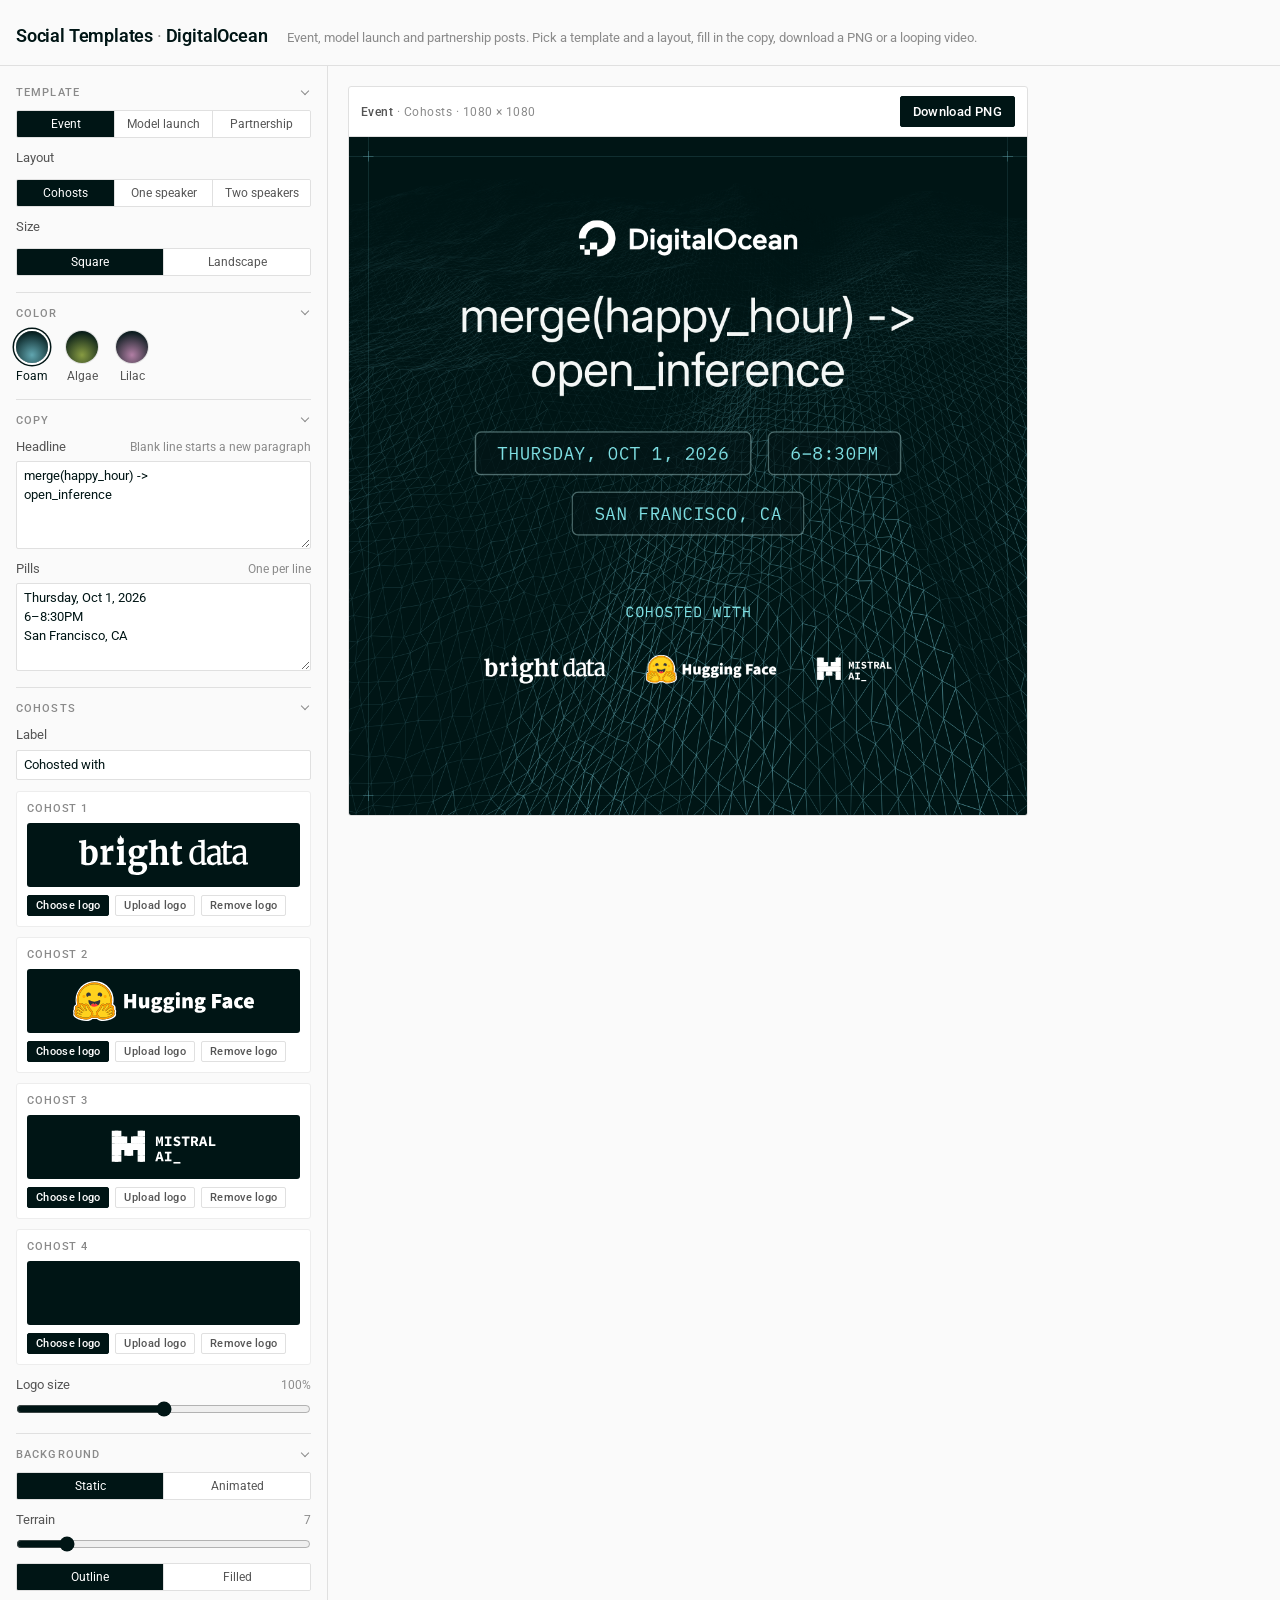
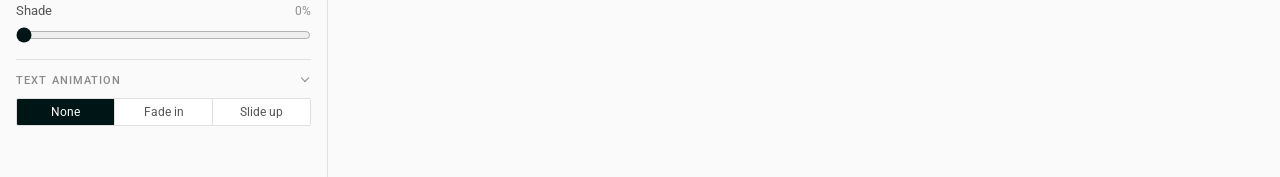
<file: index.html>
<!DOCTYPE html>
<html lang="en">
<head>
  <meta charset="utf-8">
  <meta name="viewport" content="width=device-width, initial-scale=1">
  <title>Social Templates · DigitalOcean</title>
  <link rel="preconnect" href="https://fonts.googleapis.com">
  <link rel="preconnect" href="https://fonts.gstatic.com" crossorigin>
  <link rel="stylesheet" href="https://fonts.googleapis.com/css2?family=Inter:wght@300;400;500;600&family=IBM+Plex+Mono:wght@400;500&family=Roboto:wght@400;500;600&display=swap">
  <link rel="stylesheet" href="style.css">
</head>
<body>
  <header class="top">
    <h1>Social Templates <b>·</b> DigitalOcean</h1>
    <p class="sub">Event, model launch and partnership posts. Pick a template and a layout, fill in the copy, download a PNG or a looping video.</p>
  </header>

  <main class="layout">
    <form class="panel" id="controls">
      <fieldset>
        <legend><span class="sect">Template</span></legend>
        <div class="segmented" data-group="template">
          <button type="button" data-value="event">Event</button>
          <button type="button" data-value="model">Model launch</button>
          <button type="button" data-value="partner">Partnership</button>
        </div>
        <label>Layout</label>
        <div class="segmented" id="variants"></div>
        <label>Size</label>
        <div class="segmented" data-group="format">
          <button type="button" data-value="square">Square</button>
          <button type="button" data-value="landscape">Landscape</button>
        </div>
      </fieldset>

      <fieldset>
        <legend><span class="sect">Color</span></legend>
        <div class="swatches" data-group="theme">
          <button type="button" data-value="foam"><span class="dot" style="--c: #60a5af"></span>Foam</button>
          <button type="button" data-value="algae"><span class="dot" style="--c: #879b42"></span>Algae</button>
          <button type="button" data-value="lilac"><span class="dot" style="--c: #b17ea4"></span>Lilac</button>
        </div>
      </fieldset>

      <fieldset>
        <legend><span class="sect">Copy</span></legend>
        <label data-field="eyebrow">Eyebrow
          <input name="eyebrow" type="text">
        </label>
        <label data-field="title">Model name
          <input name="title" type="text">
        </label>
        <label data-field="headline">Headline <span class="hint">Blank line starts a new paragraph</span>
          <textarea name="headline" rows="4"></textarea>
        </label>
        <label data-field="label">Label above the pills
          <input name="label" type="text">
        </label>
        <label data-field="pills">Pills <span class="hint">One per line</span>
          <textarea name="pills" rows="4"></textarea>
        </label>
      </fieldset>

      <fieldset data-field="partner">
        <legend><span class="sect">Partner logo</span></legend>
        <div class="entry">
          <div class="logo-preview" id="partnerPreview"></div>
          <div class="file-row">
            <button type="button" class="btn small" id="partnerLibrary">Choose logo</button>
            <label class="btn ghost small file">Upload logo<input type="file" accept="image/svg+xml,image/png" data-image="partner" hidden></label>
            <button type="button" class="btn ghost small" data-clear="partner">Remove logo</button>
          </div>
        </div>
        <label>Logo size <output id="partnerScaleValue"></output>
          <input name="partnerScale" type="range" min="50" max="150" step="5">
        </label>
      </fieldset>

      <fieldset data-field="cohosts">
        <legend><span class="sect">Cohosts</span></legend>
        <label>Label
          <input name="cohostLabel" type="text">
        </label>
        <div id="cohosts" class="stack"></div>
        <label>Logo size <output id="cohostScaleValue"></output>
          <input name="cohostScale" type="range" min="50" max="150" step="5">
        </label>
      </fieldset>

      <fieldset data-field="speakers">
        <legend><span class="sect">Speakers</span></legend>
        <div id="speakers" class="stack"></div>
      </fieldset>

      <fieldset>
        <legend><span class="sect">Background</span></legend>
        <div class="segmented" data-group="bg">
          <button type="button" data-value="terrain">Static</button>
          <button type="button" data-value="animated">Animated</button>
        </div>
        <label data-bg="terrain animated">Terrain <output id="seedValue"></output>
          <input name="seed" type="range" min="1" max="40" step="1">
        </label>
        <div class="segmented" data-group="style">
          <button type="button" data-value="outline">Outline</button>
          <button type="button" data-value="filled">Filled</button>
        </div>
        <div class="segmented" data-group="motion" data-bg="animated">
          <button type="button" data-value="forward">Forward</button>
          <button type="button" data-value="rotate">Rotate</button>
        </div>
        <label data-bg="animated">Speed <output id="speedValue"></output>
          <input name="speed" type="range" min="0.5" max="8" step="0.5">
        </label>
        <label data-bg="animated">Video length <output id="clipValue"></output>
          <input name="clip" type="range" min="5" max="25" step="1">
        </label>
        <label>Shade <output id="shadeValue"></output>
          <input name="shade" type="range" min="0" max="80" step="5">
        </label>
      </fieldset>

      <fieldset>
        <legend><span class="sect">Text animation</span></legend>
        <div class="segmented" data-group="textAnim">
          <button type="button" data-value="none">None</button>
          <button type="button" data-value="fade">Fade in</button>
          <button type="button" data-value="rise">Slide up</button>
        </div>
        <div class="file-row">
          <button type="button" class="btn ghost" id="replay" hidden>Replay</button>
        </div>
      </fieldset>
    </form>

    <section class="stage" id="stage" aria-label="Previews">
      <div class="canvas main">
        <div class="cbar">
          <span class="k" id="mainLabel"></span>
          <div class="cbar-buttons"><button type="button" class="btn ghost" id="video" hidden>Download video</button><button type="button" class="btn" id="download">Download PNG</button></div>
        </div>
        <div class="view"><canvas id="main" width="1080" height="1080"></canvas></div>
      </div>
    </section>
  </main>

  <dialog class="library" id="library">
    <div class="library-top">
      <input type="search" placeholder="Search logos" aria-label="Search logos">
      <button type="button" class="btn ghost" data-close>Close</button>
    </div>
    <div class="library-grid"></div>
  </dialog>

  <script src="assets.js"></script>
  <script src="logos.js"></script>
  <script src="terrain-gl.js"></script>
  <script src="app.js"></script>
</body>
</html>
</file>
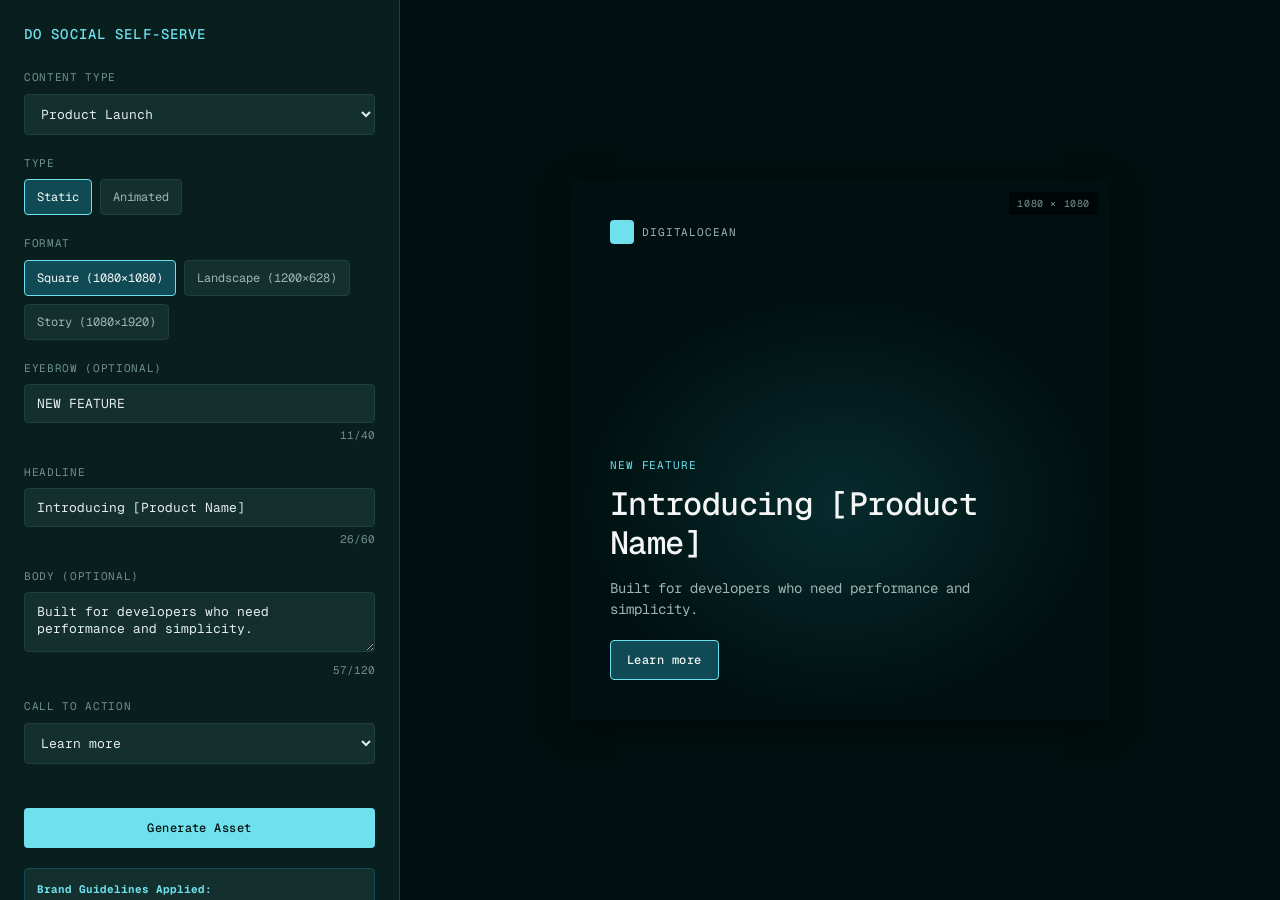
<file: index-backup.html>
<!DOCTYPE html>
<html lang="en">
<head>
<meta charset="UTF-8">
<meta name="viewport" content="width=device-width, initial-scale=1.0">
<title>DO Social Self-Serve</title>
<link rel="preconnect" href="https://fonts.googleapis.com">
<link rel="preconnect" href="https://fonts.gstatic.com" crossorigin>
<link href="https://fonts.googleapis.com/css2?family=Geist+Mono:wght@400;500&display=swap" rel="stylesheet">
<style>
:root {
  --ground: #000F0F;
  --surface: #081F1E;
  --surface-2: #13302E;
  --rule: #1F403E;
  --text-dim: #6F908C;
  --text-mid: #9DB5B2;
  --text: #E5ECEB;
  --text-bright: #F4F5F5;
  --accent: #6FE0ED;
  --accent-mid: #30CBD9;
  --accent-deep: #104B55;
  --mono: "Geist Mono", monospace;
}

* { box-sizing: border-box; margin: 0; padding: 0; }

body {
  background: var(--ground);
  color: var(--text);
  font-family: var(--mono);
  font-size: 13px;
  line-height: 1.5;
  overflow-x: hidden;
}

.container {
  display: grid;
  grid-template-columns: 400px 1fr;
  height: 100vh;
}

.sidebar {
  background: var(--surface);
  border-right: 1px solid var(--rule);
  overflow-y: auto;
  padding: 24px;
}

.preview-area {
  display: flex;
  align-items: center;
  justify-content: center;
  padding: 40px;
  position: relative;
}

h1 {
  font-size: 14px;
  font-weight: 500;
  letter-spacing: 0.08em;
  text-transform: uppercase;
  color: var(--accent);
  margin-bottom: 24px;
}

.form-group {
  margin-bottom: 20px;
}

label {
  display: block;
  font-size: 11px;
  letter-spacing: 0.06em;
  text-transform: uppercase;
  color: var(--text-dim);
  margin-bottom: 8px;
}

input[type="text"],
textarea,
select {
  width: 100%;
  background: var(--surface-2);
  border: 1px solid var(--rule);
  color: var(--text);
  padding: 10px 12px;
  font-family: var(--mono);
  font-size: 13px;
  border-radius: 4px;
}

input[type="text"]:focus,
textarea:focus,
select:focus {
  outline: none;
  border-color: var(--accent-deep);
}

textarea {
  resize: vertical;
  min-height: 60px;
}

.char-count {
  font-size: 11px;
  color: var(--text-dim);
  text-align: right;
  margin-top: 4px;
}

.char-count.warning {
  color: #D97706;
}

.char-count.error {
  color: #DC2626;
}

.radio-group {
  display: flex;
  gap: 8px;
  flex-wrap: wrap;
}

.radio-btn {
  background: var(--surface-2);
  border: 1px solid var(--rule);
  padding: 8px 12px;
  border-radius: 4px;
  cursor: pointer;
  font-size: 12px;
  color: var(--text-mid);
  transition: all 0.15s ease;
}

.radio-btn:hover {
  border-color: var(--accent-deep);
  color: var(--text);
}

.radio-btn.active {
  background: var(--accent-deep);
  border-color: var(--accent);
  color: var(--text-bright);
}

.btn-primary {
  background: var(--accent);
  color: var(--ground);
  border: none;
  padding: 12px 20px;
  border-radius: 4px;
  font-family: var(--mono);
  font-size: 12px;
  font-weight: 500;
  letter-spacing: 0.04em;
  cursor: pointer;
  transition: all 0.15s ease;
  width: 100%;
  margin-top: 24px;
}

.btn-primary:hover {
  background: var(--accent-mid);
}

.preview-canvas {
  background: var(--ground);
  box-shadow: 0 8px 32px rgba(0, 0, 0, 0.4);
  position: relative;
  overflow: hidden;
}

.preview-canvas.square {
  width: 540px;
  height: 540px;
}

.preview-canvas.landscape {
  width: 600px;
  height: 314px;
}

.preview-canvas.story {
  width: 324px;
  height: 576px;
}

.canvas-content {
  width: 100%;
  height: 100%;
  padding: 40px;
  display: flex;
  flex-direction: column;
  justify-content: space-between;
  position: relative;
}

.canvas-bg {
  position: absolute;
  inset: 0;
  background: radial-gradient(ellipse 100% 80% at 50% 60%, rgba(48, 203, 217, 0.15) 0%, transparent 50%);
  pointer-events: none;
}

.canvas-logo {
  display: flex;
  align-items: center;
  gap: 8px;
  font-size: 11px;
  letter-spacing: 0.08em;
  text-transform: uppercase;
  color: var(--text-mid);
  position: relative;
  z-index: 1;
}

.canvas-logo-mark {
  width: 24px;
  height: 24px;
  background: var(--accent);
  border-radius: 4px;
}

.canvas-content-body {
  position: relative;
  z-index: 1;
}

.canvas-eyebrow {
  font-size: 11px;
  letter-spacing: 0.08em;
  text-transform: uppercase;
  color: var(--accent);
  margin-bottom: 12px;
}

.canvas-headline {
  font-size: 32px;
  font-weight: 500;
  letter-spacing: -0.02em;
  color: var(--text-bright);
  line-height: 1.2;
  margin-bottom: 16px;
}

.canvas-body {
  font-size: 14px;
  color: var(--text-mid);
  line-height: 1.5;
  max-width: 80%;
}

.canvas-cta {
  background: var(--accent-deep);
  border: 1px solid var(--accent);
  color: var(--text-bright);
  padding: 10px 16px;
  border-radius: 4px;
  font-size: 12px;
  font-weight: 500;
  letter-spacing: 0.04em;
  display: inline-block;
  margin-top: 20px;
}

.info-box {
  background: var(--surface-2);
  border: 1px solid var(--accent-deep);
  border-radius: 4px;
  padding: 12px;
  margin-top: 20px;
  font-size: 11px;
  color: var(--text-dim);
  line-height: 1.6;
}

.dimension-label {
  position: absolute;
  top: 12px;
  right: 12px;
  font-size: 10px;
  letter-spacing: 0.06em;
  text-transform: uppercase;
  color: var(--text-dim);
  background: rgba(0, 0, 0, 0.6);
  padding: 4px 8px;
  border-radius: 3px;
  backdrop-filter: blur(4px);
}

.animated-canvas {
  position: absolute;
  inset: 0;
  opacity: 0;
  pointer-events: none;
  transition: opacity 0.3s ease;
}

.preview-canvas.animated .animated-canvas {
  opacity: 1;
}

.preview-canvas.animated .canvas-content {
  opacity: 0;
}

@keyframes fadeInUp {
  from {
    opacity: 0;
    transform: translateY(20px);
  }
  to {
    opacity: 1;
    transform: translateY(0);
  }
}

@keyframes pulse {
  0%, 100% {
    opacity: 0.4;
  }
  50% {
    opacity: 1;
  }
}

.animated .canvas-headline {
  animation: fadeInUp 1s ease forwards;
  animation-delay: 0.5s;
  opacity: 0;
}

.animated .canvas-body {
  animation: fadeInUp 1s ease forwards;
  animation-delay: 1s;
  opacity: 0;
}

.animated .canvas-cta {
  animation: fadeInUp 1s ease forwards;
  animation-delay: 1.5s;
  opacity: 0;
}

@media (max-width: 1200px) {
  .container {
    grid-template-columns: 1fr;
    height: auto;
  }

  .preview-area {
    min-height: 600px;
  }
}
</style>
</head>
<body>

<div class="container">
  <div class="sidebar">
    <h1>DO Social Self-Serve</h1>

    <div class="form-group">
      <label>Content Type</label>
      <select id="contentType">
        <option value="product">Product Launch</option>
        <option value="event">Event</option>
        <option value="partnership">Partnership</option>
        <option value="hiring">Hiring</option>
        <option value="thought">Thought Leadership</option>
        <option value="company">Company News</option>
      </select>
    </div>

    <div class="form-group">
      <label>Type</label>
      <div class="radio-group">
        <div class="radio-btn active" data-type="static">Static</div>
        <div class="radio-btn" data-type="animated">Animated</div>
      </div>
    </div>

    <div class="form-group">
      <label>Format</label>
      <div class="radio-group">
        <div class="radio-btn active" data-format="square">Square (1080×1080)</div>
        <div class="radio-btn" data-format="landscape">Landscape (1200×628)</div>
        <div class="radio-btn" data-format="story">Story (1080×1920)</div>
      </div>
    </div>

    <div class="form-group">
      <label>Eyebrow <span style="color: var(--text-dim);">(Optional)</span></label>
      <input type="text" id="eyebrow" placeholder="NEW FEATURE · PRODUCT LAUNCH · EVENT" maxlength="40">
      <div class="char-count"><span id="eyebrowCount">0</span>/40</div>
    </div>

    <div class="form-group">
      <label>Headline</label>
      <input type="text" id="headline" placeholder="Your main message here" maxlength="60">
      <div class="char-count"><span id="headlineCount">0</span>/60</div>
    </div>

    <div class="form-group">
      <label>Body <span style="color: var(--text-dim);">(Optional)</span></label>
      <textarea id="body" placeholder="Supporting details..." maxlength="120"></textarea>
      <div class="char-count"><span id="bodyCount">0</span>/120</div>
    </div>

    <div class="form-group">
      <label>Call to Action</label>
      <select id="cta">
        <option value="">None</option>
        <option value="Learn more">Learn more</option>
        <option value="Get started">Get started</option>
        <option value="Try now">Try now</option>
        <option value="Read more">Read more</option>
        <option value="Sign up">Sign up</option>
        <option value="Join us">Join us</option>
        <option value="Register now">Register now</option>
      </select>
    </div>

    <button class="btn-primary" onclick="generateAsset()">Generate Asset</button>

    <div class="info-box">
      <strong style="color: var(--accent);">Brand Guidelines Applied:</strong><br>
      • Typography: Geist Mono<br>
      • Colors: Deep/Foam system<br>
      • Dark-first design<br>
      • Logo placement per brand rules
    </div>
  </div>

  <div class="preview-area">
    <div class="preview-canvas square" id="preview">
      <canvas class="animated-canvas" id="animCanvas"></canvas>
      <div class="canvas-bg"></div>
      <div class="canvas-content">
        <div class="canvas-logo">
          <div class="canvas-logo-mark"></div>
          <span>DigitalOcean</span>
        </div>

        <div class="canvas-content-body">
          <div class="canvas-eyebrow" id="previewEyebrow">NEW FEATURE</div>
          <div class="canvas-headline" id="previewHeadline">Your headline appears here</div>
          <div class="canvas-body" id="previewBody">Supporting details and context for your announcement.</div>
          <div class="canvas-cta" id="previewCta">Learn more</div>
        </div>
      </div>
      <div class="dimension-label">1080 × 1080</div>
    </div>
  </div>
</div>

<script>
// Character counters
const inputs = {
  eyebrow: document.getElementById('eyebrow'),
  headline: document.getElementById('headline'),
  body: document.getElementById('body')
};

const previews = {
  eyebrow: document.getElementById('previewEyebrow'),
  headline: document.getElementById('previewHeadline'),
  body: document.getElementById('previewBody'),
  cta: document.getElementById('previewCta')
};

const counts = {
  eyebrow: document.getElementById('eyebrowCount'),
  headline: document.getElementById('headlineCount'),
  body: document.getElementById('bodyCount')
};

// Update character counts
Object.keys(inputs).forEach(key => {
  inputs[key].addEventListener('input', (e) => {
    const count = e.target.value.length;
    const max = parseInt(e.target.maxLength);
    counts[key].textContent = count;

    const countEl = counts[key].parentElement;
    countEl.classList.remove('warning', 'error');
    if (count > max * 0.9) countEl.classList.add('warning');
    if (count >= max) countEl.classList.add('error');

    // Update preview
    if (previews[key]) {
      if (e.target.value.trim()) {
        previews[key].textContent = e.target.value;
        previews[key].style.display = 'block';
      } else {
        previews[key].style.display = 'none';
      }
    }
  });
});

// CTA update
document.getElementById('cta').addEventListener('change', (e) => {
  if (e.target.value) {
    previews.cta.textContent = e.target.value;
    previews.cta.style.display = 'inline-block';
  } else {
    previews.cta.style.display = 'none';
  }
});

// Type switcher (Static vs Animated)
let isAnimated = false;
let animationFrame = null;

document.querySelectorAll('.radio-btn[data-type]').forEach(btn => {
  btn.addEventListener('click', (e) => {
    document.querySelectorAll('.radio-btn[data-type]').forEach(b => b.classList.remove('active'));
    btn.classList.add('active');

    const type = btn.dataset.type;
    isAnimated = (type === 'animated');
    const preview = document.getElementById('preview');

    if (isAnimated) {
      preview.classList.add('animated');
      startAnimation();
    } else {
      preview.classList.remove('animated');
      stopAnimation();
    }
  });
});

// Format switcher
document.querySelectorAll('.radio-btn[data-format]').forEach(btn => {
  btn.addEventListener('click', (e) => {
    document.querySelectorAll('.radio-btn[data-format]').forEach(b => b.classList.remove('active'));
    btn.classList.add('active');

    const format = btn.dataset.format;
    const preview = document.getElementById('preview');
    const label = document.querySelector('.dimension-label');

    preview.className = `preview-canvas ${format}${isAnimated ? ' animated' : ''}`;

    const dimensions = {
      square: '1080 × 1080',
      landscape: '1200 × 628',
      story: '1080 × 1920'
    };
    label.textContent = dimensions[format];

    // Adjust layout for story format
    const content = preview.querySelector('.canvas-content');
    if (format === 'story') {
      content.style.padding = '32px';
      previews.headline.style.fontSize = '28px';
    } else {
      content.style.padding = '40px';
      previews.headline.style.fontSize = '32px';
    }

    // Restart animation if active
    if (isAnimated) {
      stopAnimation();
      startAnimation();
    }
  });
});

// Simple animated background
function startAnimation() {
  const canvas = document.getElementById('animCanvas');
  const ctx = canvas.getContext('2d');
  const preview = document.getElementById('preview');

  function resize() {
    canvas.width = preview.offsetWidth;
    canvas.height = preview.offsetHeight;
  }
  resize();
  window.addEventListener('resize', resize);

  let time = 0;

  function draw() {
    const w = canvas.width;
    const h = canvas.height;

    // Clear
    ctx.clearRect(0, 0, w, h);

    // Animated gradient glow
    const centerY = h * 0.6;
    const radius = Math.sin(time * 0.002) * 50 + 200;

    const grad = ctx.createRadialGradient(w/2, centerY, 0, w/2, centerY, radius);
    grad.addColorStop(0, 'rgba(48, 203, 217, 0.2)');
    grad.addColorStop(1, 'rgba(48, 203, 217, 0)');

    ctx.fillStyle = grad;
    ctx.fillRect(0, 0, w, h);

    // Floating particles
    for (let i = 0; i < 20; i++) {
      const x = (i * 50 + time * 0.3) % w;
      const y = h * 0.6 + Math.sin((time + i * 100) * 0.001) * 100;
      const size = 2 + Math.sin((time + i * 50) * 0.002) * 1;

      ctx.fillStyle = `rgba(111, 224, 237, ${0.3 + Math.sin((time + i * 100) * 0.002) * 0.3})`;
      ctx.beginPath();
      ctx.arc(x, y, size, 0, Math.PI * 2);
      ctx.fill();
    }

    time++;
    animationFrame = requestAnimationFrame(draw);
  }

  draw();
}

function stopAnimation() {
  if (animationFrame) {
    cancelAnimationFrame(animationFrame);
    animationFrame = null;
  }
  const canvas = document.getElementById('animCanvas');
  const ctx = canvas.getContext('2d');
  ctx.clearRect(0, 0, canvas.width, canvas.height);
}

// Content type presets
document.getElementById('contentType').addEventListener('change', (e) => {
  const presets = {
    product: {
      eyebrow: 'NEW FEATURE',
      headline: 'Introducing [Product Name]',
      body: 'Built for developers who need performance and simplicity.',
      cta: 'Learn more'
    },
    event: {
      eyebrow: 'JOIN US',
      headline: '[Event Name] 2026',
      body: 'Connect with developers and industry leaders.',
      cta: 'Register now'
    },
    partnership: {
      eyebrow: 'PARTNERSHIP',
      headline: 'DigitalOcean × [Partner]',
      body: 'Bringing powerful tools to developers everywhere.',
      cta: 'Learn more'
    },
    hiring: {
      eyebrow: 'WE\'RE HIRING',
      headline: 'Join the team',
      body: 'Help us build the cloud for developers.',
      cta: 'See openings'
    },
    thought: {
      eyebrow: 'ENGINEERING',
      headline: '[Topic]: A Deep Dive',
      body: 'Technical insights from our engineering team.',
      cta: 'Read more'
    },
    company: {
      eyebrow: 'ANNOUNCEMENT',
      headline: '[Company News]',
      body: '',
      cta: 'Read more'
    }
  };

  const preset = presets[e.target.value];
  if (preset) {
    inputs.eyebrow.value = preset.eyebrow;
    inputs.headline.value = preset.headline;
    inputs.body.value = preset.body;
    document.getElementById('cta').value = preset.cta;

    // Trigger updates
    inputs.eyebrow.dispatchEvent(new Event('input'));
    inputs.headline.dispatchEvent(new Event('input'));
    inputs.body.dispatchEvent(new Event('input'));
    document.getElementById('cta').dispatchEvent(new Event('change'));
  }
});

function generateAsset() {
  alert('In production, this would:\n\n1. Generate high-res PNGs (2x)\n2. Export to Figma\n3. Save to asset library\n4. Create download link\n\nFor now, take a screenshot of the preview!');
}

// Initialize with default preset
document.getElementById('contentType').dispatchEvent(new Event('change'));
</script>

</body>
</html>
</file>
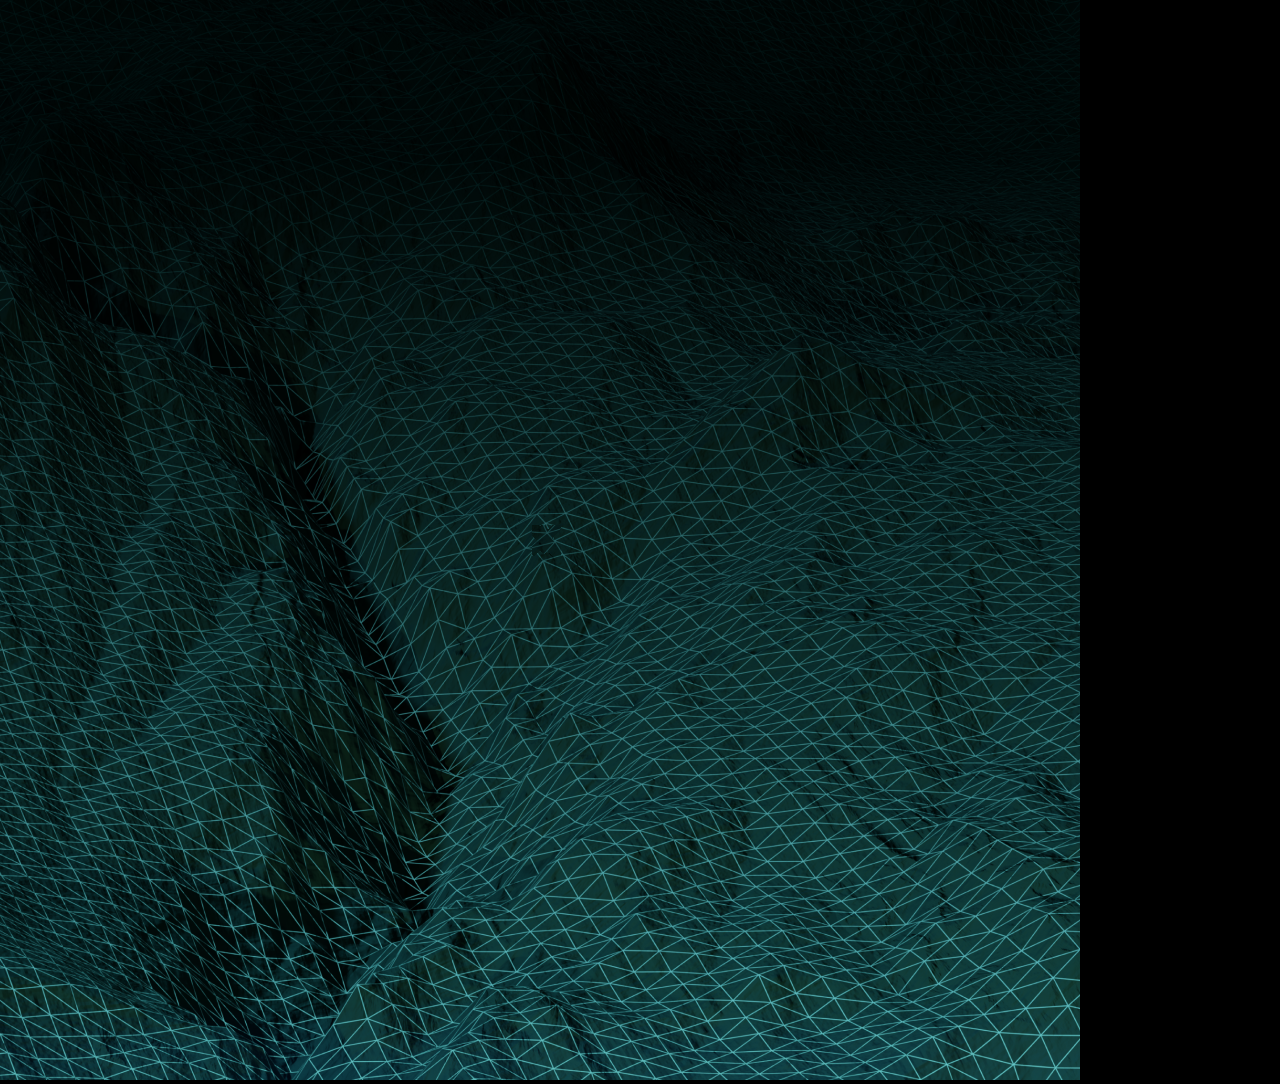
<file: _ref/compose.html>
<!DOCTYPE html><body style="margin:0;background:#000"><canvas id="c" width="1080" height="1080"></canvas>
<script>
const load = (s) => new Promise((r) => { const i = new Image(); i.onload = () => r(i); i.src = s; });
const px = (img) => { const c = document.createElement('canvas'); c.width = c.height = 1080; const x = c.getContext('2d'); x.drawImage(img, 0, 0); return x.getImageData(0, 0, 1080, 1080); };
(async () => {
  const [H, V] = (await Promise.all(['h.png', 'v.png'].map(load))).map(px);
  const isMark = (d, i) => d.data[i] > 105;
  const mask = (d, x0, y0, x1, y1) => { const m = new Uint8Array(1080 * 1080); for (let y = y0; y < y1; y++) for (let x = x0; x < x1; x++) if (isMark(d, (y * 1080 + x) * 4)) for (let dy = -4; dy <= 4; dy++) for (let dx = -4; dx <= 4; dx++) m[(y + dy) * 1080 + x + dx] = 1; return m; };
  const mH = mask(H, 60, 470, 1020, 610), mV = mask(V, 200, 300, 880, 760);
  const out = new ImageData(new Uint8ClampedArray(H.data), 1080, 1080);
  const hole = new Uint8Array(1080 * 1080);
  for (let p = 0; p < 1080 * 1080; p++) {
    if (!mH[p]) continue;
    if (mV[p]) { hole[p] = 1; continue; }
    for (let k = 0; k < 4; k++) out.data[p * 4 + k] = V.data[p * 4 + k];
  }
  const holeIdx = [];
  for (let p = 0; p < 1080 * 1080; p++) if (hole[p]) holeIdx.push(p);
  const ring = new Set();
  for (const p of holeIdx) for (let dy = -5; dy <= 5; dy++) for (let dx = -5; dx <= 5; dx++) { const q = p + dy * 1080 + dx; if (!hole[q]) ring.add(q); }
  const ringU = [...ring];
  let best = null;
  for (let oy = -140; oy <= 140; oy++) for (let ox = -140; ox <= 140; ox++) {
    if (Math.abs(ox) < 50 && Math.abs(oy) < 40) continue;
    let ssd = 0, ok = true;
    for (const q of ringU) { const r = q + oy * 1080 + ox; if (mH[r]) { ok = false; break; } for (let k = 0; k < 3; k++) { const d = out.data[q * 4 + k] - out.data[r * 4 + k]; ssd += d * d; } if (best && ssd > best.ssd) break; }
    if (ok && (!best || ssd < best.ssd)) best = { ssd, ox, oy };
  }
  for (const p of holeIdx) { const r = p + best.oy * 1080 + best.ox; for (let k = 0; k < 4; k++) out.data[p * 4 + k] = out.data[r * 4 + k]; }
  console.log('DONE', best.ox, best.oy);
  document.getElementById('c').getContext('2d').putImageData(out, 0, 0);
})();
</script></body>
</file>
<file: style.css>
:root {
  --bg: #fafafa;
  --panel: #ffffff;
  --line: #e0e0e0;
  --line-soft: #ededed;
  --ink: #001515;
  --ink-2: #555555;
  --ink-3: #8a8a8a;
  --field: #ffffff;
  --accent: #001515;
  --accent-ink: #ffffff;
  --sans: "Roboto", system-ui, -apple-system, sans-serif;
}

*, *::before, *::after { box-sizing: border-box; }
[hidden] { display: none !important; }
body { margin: 0; background: var(--bg); color: var(--ink); font: 400 14px/1.5 var(--sans); }
:focus-visible { outline: 2px solid var(--accent); outline-offset: 1px; }

header.top {
  display: flex;
  flex-wrap: wrap;
  align-items: baseline;
  gap: 8px 20px;
  padding: 22px 16px 16px;
  border-bottom: 1px solid var(--line);
}
h1 { margin: 0; font: 600 18px/1.5 var(--sans); letter-spacing: -0.01em; }
h1 b { color: var(--ink-3); font-weight: 400; }
.sub { margin: 0; color: var(--ink-3); font-size: 12.5px; }

.layout { display: grid; grid-template-columns: 328px minmax(0, 1fr); align-items: start; }
.panel { min-height: 100%; padding: 20px 16px 24px; border-right: 1px solid var(--line); }

fieldset {
  display: flex;
  flex-direction: column;
  gap: 11px;
  min-width: 0;
  margin: 0;
  padding: 14px 0 16px;
  border: 0;
  border-top: 1px solid var(--line);
}
fieldset:first-child { border-top: 0; padding-top: 0; }
legend { display: contents; }
.section-body { display: flex; flex-direction: column; gap: 11px; }
.collapsed .section-body { display: none; }
.section-toggle { display: flex; align-items: center; justify-content: space-between; width: 100%; padding: 0; border: 0; background: none; cursor: pointer; text-align: left; }
.section-toggle::after { content: ""; width: 6px; height: 6px; margin-right: 3px; border-right: 1.5px solid var(--ink-3); border-bottom: 1.5px solid var(--ink-3); transform: translateY(-2px) rotate(45deg); transition: transform 0.15s; }
.collapsed .section-toggle::after { transform: translateX(-2px) rotate(-45deg); }
.section-toggle:hover .sect, .section-toggle:hover::after { color: var(--ink); border-color: var(--ink); }
.sect { color: var(--ink-3); font: 500 11px var(--sans); letter-spacing: 0.1em; text-transform: uppercase; }
label { display: block; color: var(--ink-2); font-size: 12.5px; }
label output, label .hint { float: right; color: var(--ink-3); font: 400 12px/1.6 var(--sans); }
input[type="text"], textarea {
  display: block;
  width: 100%;
  margin-top: 5px;
  padding: 5px 7px;
  border: 1px solid var(--line);
  border-radius: 2px;
  background: var(--field);
  color: var(--ink);
  font: 400 13px/1.45 var(--sans);
}
textarea { min-height: 74px; resize: vertical; }
input[type="range"] { display: block; width: 100%; margin: 6px 0 0; accent-color: var(--accent); }

.segmented { display: flex; overflow: hidden; border: 1px solid var(--line); border-radius: 2px; }
.segmented button {
  flex: 1;
  padding: 6px 4px;
  border: 0;
  border-left: 1px solid var(--line);
  background: var(--field);
  color: var(--ink-2);
  font: 400 12px var(--sans);
  cursor: pointer;
}
.segmented button:first-child { border-left: 0; }
.segmented button[aria-pressed="true"] { background: var(--accent); color: var(--accent-ink); }

.swatches { display: flex; gap: 18px; }
.swatches button {
  display: flex;
  flex-direction: column;
  align-items: center;
  gap: 6px;
  padding: 0;
  border: 0;
  background: none;
  color: var(--ink-2);
  font: 400 12px var(--sans);
  cursor: pointer;
}
.swatches .dot {
  width: 32px;
  height: 32px;
  border-radius: 50%;
  background: radial-gradient(circle at 50% 75%, var(--c), var(--ink) 85%);
  box-shadow: 0 0 0 1px var(--line);
}
.swatches button[aria-pressed="true"] { color: var(--ink); }
.swatches button[aria-pressed="true"] .dot { box-shadow: 0 0 0 2px var(--panel), 0 0 0 3.5px var(--ink); }

/* One small card per cohost or speaker. */
.stack { display: flex; flex-direction: column; gap: 10px; }
.entry { display: flex; flex-direction: column; gap: 8px; padding: 10px; border: 1px solid var(--line-soft); border-radius: 3px; background: var(--field); }
.entry-top { display: flex; justify-content: space-between; align-items: center; color: var(--ink-3); font: 500 11px var(--sans); letter-spacing: 0.08em; text-transform: uppercase; }
.entry input[type="text"] { margin-top: 0; }
.logo-preview { display: flex; align-items: center; justify-content: center; height: 64px; padding: 12px 16px; border-radius: 3px; background: var(--ink); }
.logo-preview img { max-width: 100%; max-height: 100%; }
.logo-preview.empty { border: 1px dashed var(--line); background: transparent; color: var(--ink-3); font-size: 12px; }
.file-row { display: flex; gap: 6px; flex-wrap: wrap; }

.btn {
  padding: 7px 12px;
  border: 1px solid var(--accent);
  border-radius: 2px;
  background: var(--accent);
  color: var(--accent-ink);
  font: 500 12.5px var(--sans);
  letter-spacing: 0.03em;
  cursor: pointer;
}
.btn.ghost { border-color: var(--line); background: transparent; color: var(--ink-2); }
.btn.ghost:hover { border-color: var(--ink-3); color: var(--ink); }
.btn.file { display: inline-block; }
.btn.small { padding: 3px 8px; font-size: 10.5px; }

/* Logo library: a searchable grid of the white logos on the post color. */
.library { width: min(760px, 92vw); max-height: 80vh; padding: 0; border: 1px solid var(--line); border-radius: 4px; background: var(--panel); color: var(--ink); }
.library::backdrop { background: rgba(0, 21, 21, 0.4); }
.library-top { position: sticky; top: 0; display: flex; gap: 8px; padding: 12px; border-bottom: 1px solid var(--line); background: var(--panel); }
.library-top input { flex: 1; }
.library-grid { display: grid; grid-template-columns: repeat(auto-fill, minmax(130px, 1fr)); gap: 8px; padding: 12px; }
.library-grid button { display: flex; flex-direction: column; gap: 6px; padding: 0; border: 1px solid var(--line); border-radius: 3px; background: var(--panel); color: var(--ink-2); font: 400 11px var(--sans); text-align: left; cursor: pointer; overflow: hidden; }
.library-grid button:hover { border-color: var(--ink); color: var(--ink); }
.library-grid .tile { display: flex; align-items: center; justify-content: center; height: 64px; padding: 10px 14px; background: var(--ink); }
.library-grid img { max-width: 100%; max-height: 100%; }
.library-grid span { padding: 0 8px 7px; white-space: nowrap; overflow: hidden; text-overflow: ellipsis; }

/* The selected layout large, the other layouts of the same template small beside it. */
.stage {
  position: sticky;
  top: 0;
  display: flex;
  flex-wrap: wrap;
  align-items: flex-start;
  gap: 20px;
  min-width: 0;
  padding: 20px;
}
.canvas { overflow: hidden; border: 1px solid var(--line); border-radius: 3px; background: var(--panel); }
.canvas.main { width: min(680px, 100%, calc(100vh - 170px)); }
.landscape .canvas.main { width: min(1040px, 100%); }
.cbar { display: flex; flex-wrap: wrap; align-items: center; gap: 8px 14px; padding: 9px 12px; border-bottom: 1px solid var(--line); }
.cbar .k { color: var(--ink-3); font: 400 12px var(--sans); letter-spacing: 0.04em; }
.cbar .k b { color: var(--ink-2); font-weight: 500; }
.cbar-buttons { display: flex; gap: 6px; margin-left: auto; }
.view canvas { display: block; width: 100%; height: auto; }

@media (max-width: 920px) {
  .layout { grid-template-columns: minmax(0, 1fr); }
  .panel { border-right: 0; border-bottom: 1px solid var(--line); }
  .stage { position: static; }
}

/* ?solo shows just the post at full size. */
.solo header.top, .solo .panel, .solo .cbar { display: none; }
.solo .layout, .solo .stage { display: block; padding: 0; }
.solo .canvas.main { width: 1080px; border: 0; border-radius: 0; }
.solo.landscape .canvas.main { width: 1920px; }
</file>
